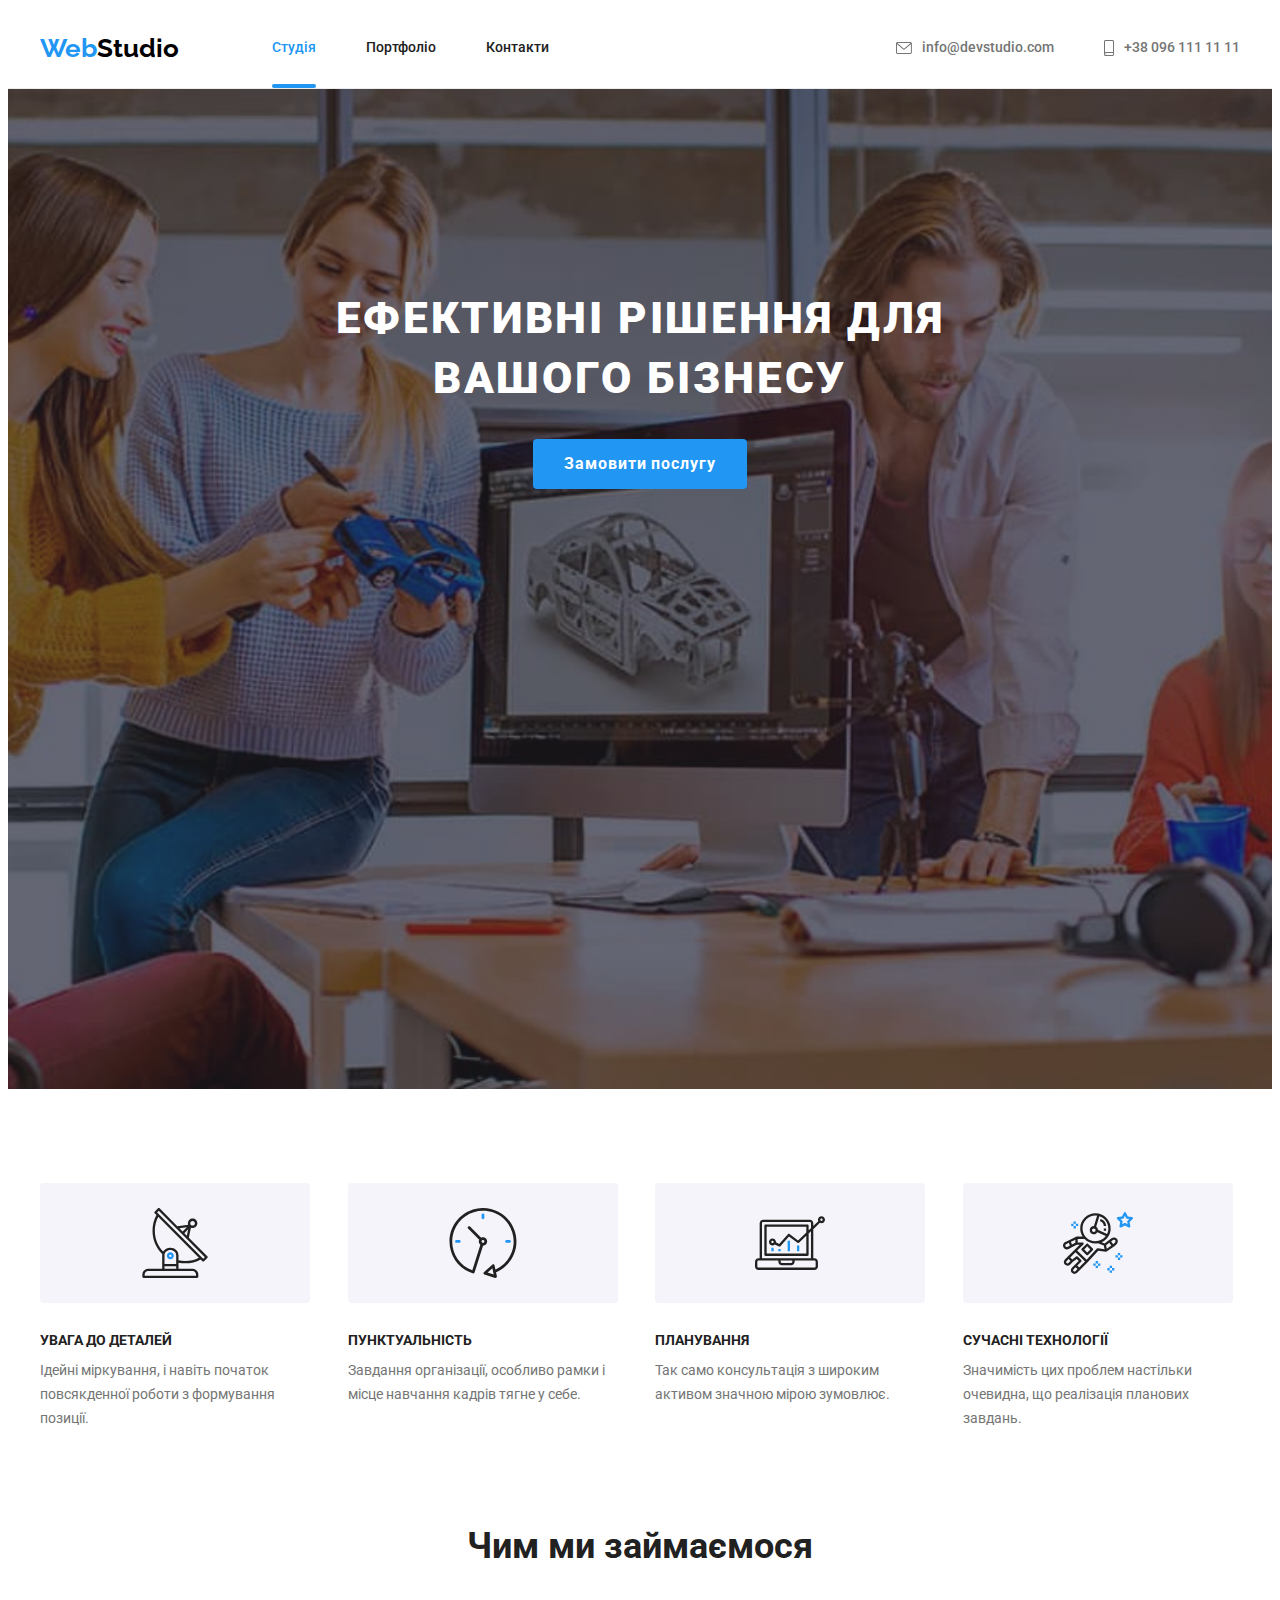
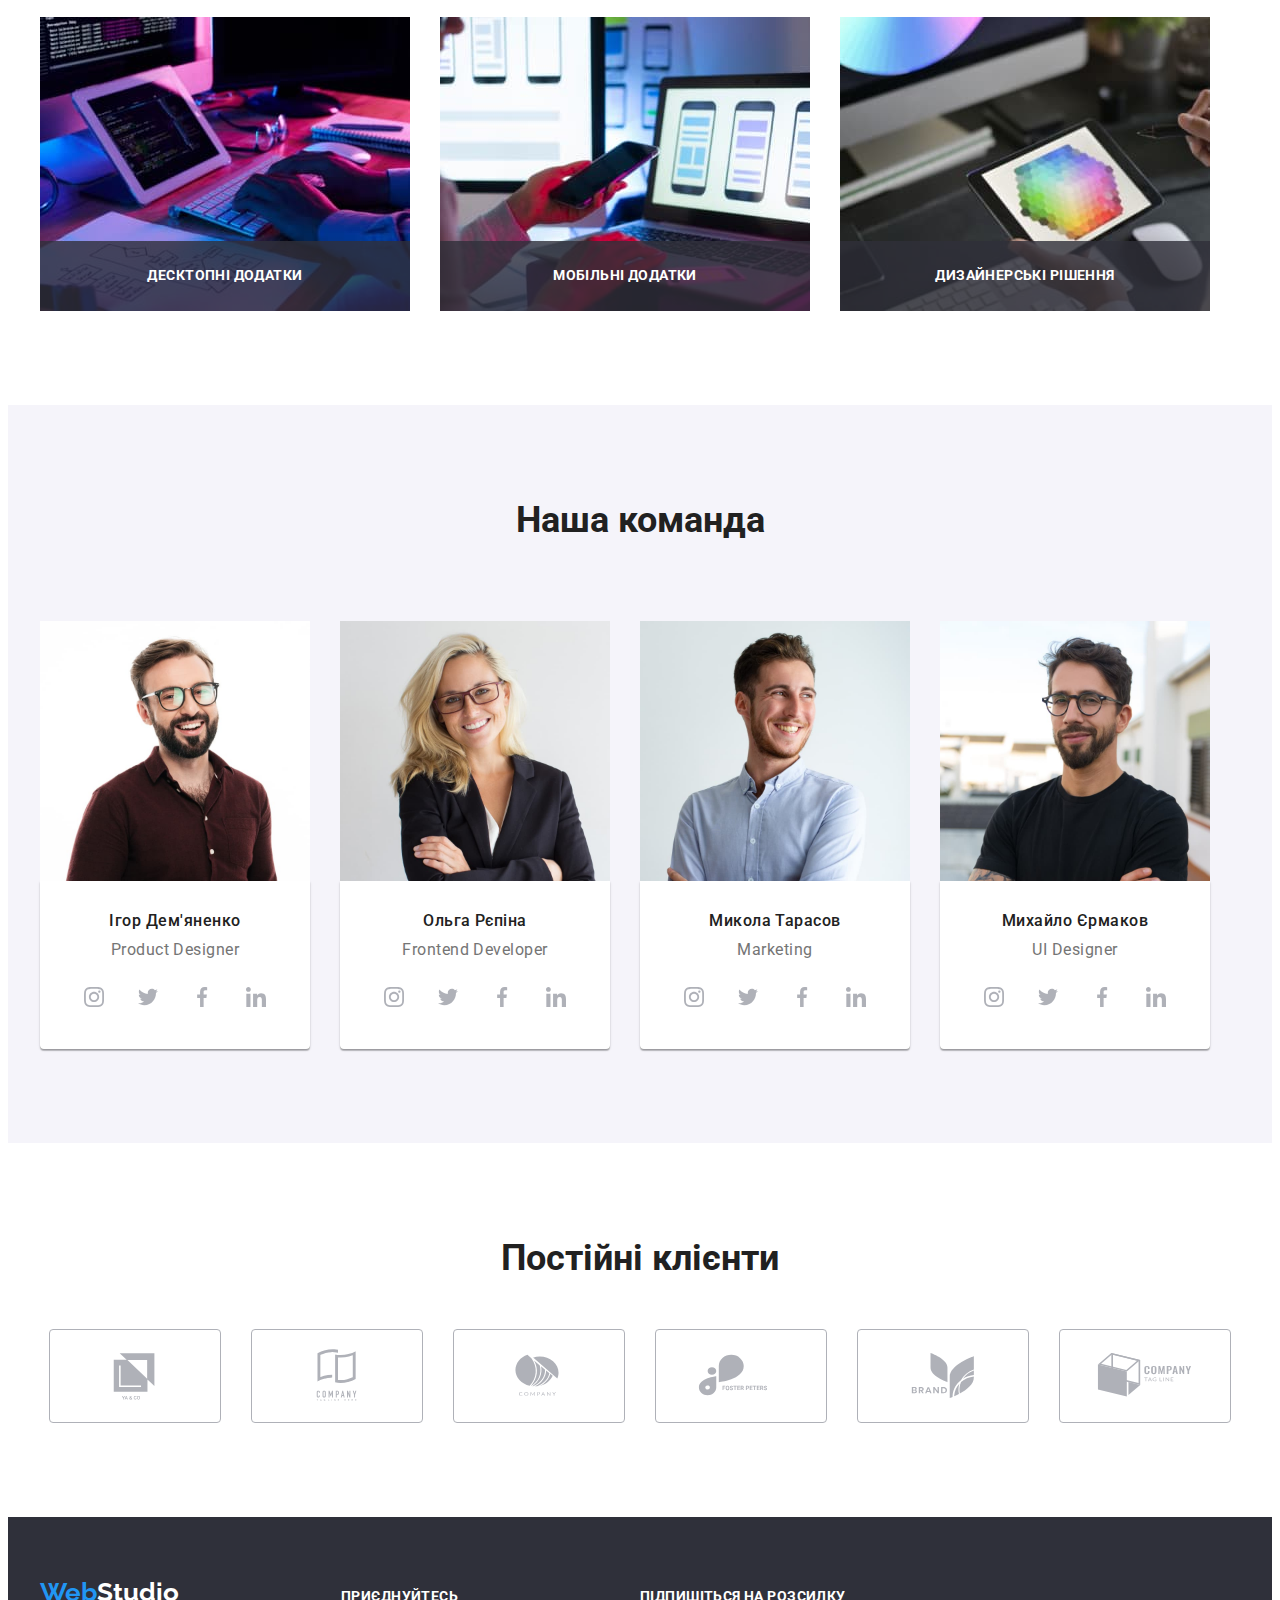
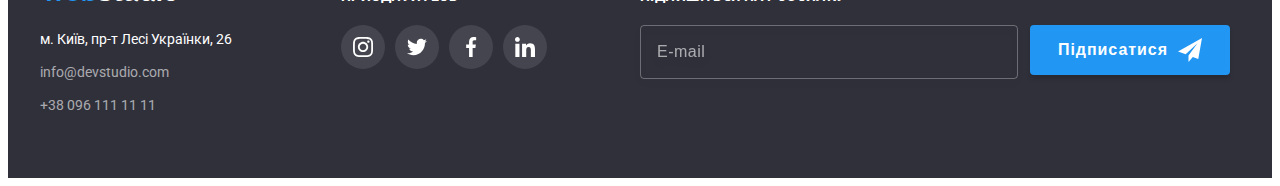
<file: index.html>
<!DOCTYPE html>
<html lang="uk">
<head>
    <meta charset="UTF-8">
    <meta http-equiv="X-UA-Compatible" content="IE=edge">
    <meta name="viewport" content="width=device-width, initial-scale=1.0">
    <title>Document</title>
    <link href="https://fonts.googleapis.com/css2?family=Raleway:wght@700&family=Roboto:wght@400;500;700;900&display=swap" rel="stylesheet">
    <link rel="stylesheet" href="https://cdnjs.cloudflare.com/ajax/libs/modern-normalize/1.1.0/modern-normalize.min.css" integrity="sha512-wpPYUAdjBVSE4KJnH1VR1HeZfpl1ub8YT/NKx4PuQ5NmX2tKuGu6U/JRp5y+Y8XG2tV+wKQpNHVUX03MfMFn9Q==" crossorigin="anonymous" referrerpolicy="no-referrer">
    <link rel="stylesheet" href="./css/styles.css">
</head>
<body class="body">
    <header class="top-site">
        <div class="container main-nav">
           <nav class="nav-link">
                <a class="logo link" href="./index.html">Web<span class="secondary-logo-color">Studio</span></a>
                    <ul class="menu list">
                        <li class="item"><a class="link current" href="./index.html">Студія</a></li>
                        <li class="item"><a class="link" href="./portfolio.html">Портфоліо</a></li>
                        <li class="item"><a class="link" href="">Контакти</a></li>
                    </ul>
           </nav>
            <ul class="connect list">
                <li class="item">
                    <a class="link connect-link" href="mailto:info@devstudio.com">
                    <svg class="envelope-icon-header" width="16" height="12">
                        <use href="./images/symbol-defs.svg#envelope"></use>
                    </svg>
                    info@devstudio.com</a>
                </li>
                <li class="item">
                    <a class="link connect-link" href="tel:+380961111111">
                    <svg class="tel-icon-header" width="10" height="16">
                        <use href="./images/symbol-defs.svg#smartphone"></use>
                    </svg>
                    +38 096 111 11 11</a>
                </li>
            </ul>
        </div>
    </header>    
    <main>
<!--Hero-->
        <section class="hero-style overlay">
            <div class="container">
                <h1 class="hero">Ефективні рішення для вашого бізнесу</h1>
                <button class="button" type="button" data-modal-open>Замовити послугу</button>
            </div>
        </section>
<!--section 2-->
        <section class="section-pad">
            <div class="container">
                <h2 class="visually-hidden">Особливості</h2> 
                    <ul class="list list-exeptions">
                        <li class="item-exeptions">
                            <div class="icon-container">
                                <svg class="exeptions-icon" width="70" height="70">
                                    <use href="./images/symbol-defs.svg#antenna"></use>
                                </svg>
                            </div>
                            <h3 class="subtitle">УВАГА ДО ДЕТАЛЕЙ</h3>
                            <p class="text-particulars">Ідейні міркування, і навіть початок повсякденної роботи з формування позиції.</p>
                        </li>
                        <li class="item-exeptions">
                            <div class="icon-container">
                                <svg class="exeptions-icon" width="70" height="70">
                                    <use href="./images/symbol-defs.svg#clock"></use>
                                </svg>
                            </div>
                            <h3 class="subtitle">ПУНКТУАЛЬНІСТЬ</h3>
                            <p class="text-particulars">Завдання організації, особливо рамки і місце навчання кадрів тягне у себе.</p>
                        </li>
                        <li class="item-exeptions">
                            <div class="icon-container">
                                <svg class="exeptions-icon" width="70" height="70">
                                    <use href="./images/symbol-defs.svg#diagram"></use>
                                </svg>
                            </div>
                            <h3 class="subtitle">ПЛАНУВАННЯ</h3>
                            <p class="text-particulars">Так само консультація з широким активом значною мірою зумовлює.</p>
                        </li>
                        <li class="item-exeptions">
                            <div class="icon-container">
                                <svg class="exeptions-icon" width="70" height="70">
                                    <use href="./images/symbol-defs.svg#astronaut"></use>
                                </svg>
                            </div>
                            <h3 class="subtitle">СУЧАСНІ ТЕХНОЛОГІЇ</h3>
                            <p class="text-particulars">Значимість цих проблем настільки очевидна, що реалізація планових завдань.</p>
                        </li>
                    </ul> 
            </div>
        </section>
<!--section 3-->
        <section class="section-actions">
            <div class="container">
                <h2 class="section-name">Чим ми займаємося</h2>
                    <ul class="list list-actions">
                        <li class="item item-actions">
                            <img class="actions-img" src="images/img.jpg" alt="Руки на клавіатурі" width="370" height="294">
                            <div class="actions-descript">Десктопні додатки</div>
                        </li>
                        <li class="item item-actions">
                            <img class="actions-img" src="images/img2.jpg" alt="Руки зі смартфоном" width="370" height="294">
                            <div class="actions-descript">Мобільні додатки</div>
                        </li>
                        <li class="item item-actions">
                            <img class="actions-img" src="images/img3.jpg" alt="Графічний планшет" width="370" height="294">
                            <div class="actions-descript">Дизайнерські рішення</div>
                        </li>
                    </ul>
            </div>
        </section> 
<!--section 4--> 
        <section class="section-pad section-style">
           <div class="container">
                <h2 class="section-name">Наша команда</h2>
                    <ul class="list list-team">
                        <li class="photo-style"><img src="images/team1.jpg" alt="Ігор Дем'яненко" width="270" height="260">
                            <div class="team-description">
                                <h3 class="subtitle-team">Ігор Дем'яненко</h3>
                                <p class="team-title" lang="en">Product Designer</p>
                                <ul class="list social-list">
                                    <li class="social-list-item">
                                        <a class="social-list-link" href="">
                                            <svg class="social-list-icon" width="20" height="20">
                                                <use href="./images/symbol-defs.svg#instagram"></use>
                                            </svg>
                                        </a>
                                    </li>
                                    <li class="social-list-item">
                                        <a class="social-list-link" href="">
                                            <svg class="social-list-icon" width="20" height="20">
                                                <use href="images/symbol-defs.svg#twitter"></use>
                                            </svg>
                                        </a>
                                    </li>
                                    <li class="social-list-item">
                                        <a class="social-list-link" href="">
                                            <svg class="social-list-icon" width="20" height="20">
                                                <use href="images/symbol-defs.svg#facebook"></use>
                                            </svg>
                                        </a>
                                    </li>
                                    <li class="social-list-item">
                                        <a class="social-list-link" href="">
                                            <svg class="social-list-icon" width="20" height="20">
                                                <use href="images/symbol-defs.svg#linkedIn"></use>
                                            </svg>
                                        </a>
                                    </li>
                                </ul>
                            </div>
                        </li>
                        <li class="photo-style"><img src="images/team2.jpg" alt="Ольга Рєпіна" width="270" height="260">
                            <div class="team-description">
                                <h3 class="subtitle-team">Ольга Рєпіна</h3>
                                <p class="team-title" lang="en">Frontend Developer</p>
                                <ul class="list social-list">
                                    <li class="social-list-item">
                                        <a class="social-list-link" href="">
                                            <svg class="social-list-icon" width="20" height="20">
                                                <use href="./images/symbol-defs.svg#instagram"></use>
                                            </svg>
                                        </a>
                                    </li>
                                    <li class="social-list-item">
                                        <a class="social-list-link" href="">
                                            <svg class="social-list-icon" width="20" height="20">
                                                <use href="images/symbol-defs.svg#twitter"></use>
                                            </svg>
                                        </a>
                                    </li>
                                    <li class="social-list-item">
                                        <a class="social-list-link" href="">
                                            <svg class="social-list-icon" width="20" height="20">
                                                <use href="images/symbol-defs.svg#facebook"></use>
                                            </svg>
                                        </a>
                                    </li>
                                    <li class="social-list-item">
                                        <a class="social-list-link" href="">
                                            <svg class="social-list-icon" width="20" height="20">
                                                <use href="images/symbol-defs.svg#linkedIn"></use>
                                            </svg>
                                        </a>
                                    </li>
                                </ul>
                            </div>
                        </li>
                        <li class="photo-style"><img src="images/team3.jpg" alt="Микола Тарасов" width="270" height="260">
                            <div class="team-description">
                                <h3 class="subtitle-team">Микола Тарасов</h3>
                                <p class="team-title" lang="en">Marketing</p>
                                <ul class="list social-list">
                                    <li class="social-list-item">
                                        <a class="social-list-link" href="">
                                            <svg class="social-list-icon" width="20" height="20">
                                                <use href="./images/symbol-defs.svg#instagram"></use>
                                            </svg>
                                        </a>
                                    </li>
                                    <li class="social-list-item">
                                        <a class="social-list-link" href="">
                                            <svg class="social-list-icon" width="20" height="20">
                                                <use href="images/symbol-defs.svg#twitter"></use>
                                            </svg>
                                        </a>
                                    </li>
                                    <li class="social-list-item">
                                        <a class="social-list-link" href="">
                                            <svg class="social-list-icon" width="20" height="20">
                                                <use href="images/symbol-defs.svg#facebook"></use>
                                            </svg>
                                        </a>
                                    </li>
                                    <li class="social-list-item">
                                        <a class="social-list-link" href="">
                                            <svg class="social-list-icon" width="20" height="20">
                                                <use href="images/symbol-defs.svg#linkedIn"></use>
                                            </svg>
                                        </a>
                                    </li>
                                </ul>
                            </div>
                        </li>
                        <li class="photo-style"><img src="images/team4.jpg" alt="Михайло Єрмаков" width="270" height="260">
                            <div class="team-description" >
                                <h3 class="subtitle-team">Михайло Єрмаков</h3>
                                <p class="team-title" lang="en">UI Designer</p>
                                <ul class="list social-list">
                                    <li class="social-list-item">
                                        <a class="social-list-link" href="">
                                            <svg class="social-list-icon" width="20" height="20">
                                                <use href="./images/symbol-defs.svg#instagram"></use>
                                            </svg>
                                        </a>
                                    </li>
                                    <li class="social-list-item">
                                        <a class="social-list-link" href="">
                                            <svg class="social-list-icon" width="20" height="20">
                                                <use href="images/symbol-defs.svg#twitter"></use>
                                            </svg>
                                        </a>
                                    </li>
                                    <li class="social-list-item">
                                        <a class="social-list-link" href="">
                                            <svg class="social-list-icon" width="20" height="20">
                                                <use href="images/symbol-defs.svg#facebook"></use>
                                            </svg>
                                        </a>
                                    </li>
                                    <li class="social-list-item">
                                        <a class="social-list-link" href="">
                                            <svg class="social-list-icon" width="20" height="20">
                                                <use href="images/symbol-defs.svg#linkedIn"></use>
                                            </svg>
                                        </a>
                                    </li>
                                </ul>
                            </div>
                        </li>
                    </ul>
            </div>
        </section>
<!--section 5-->
        <section class="section-pad">
            <div class="container">
            <h2 class="section-name">Постійні клієнти</h2>
            <ul class="list client-list">
                <li class="client-item ">
                    <a class="client-list-link" href="">
                        <svg class="client-list-icon" width="106" height="60">
                            <use href="./images/symbol-defs.svg#client-one"></use>
                        </svg>
                    </a>
                </li>
                <li class="client-item">
                    <a class="client-list-link" href="">
                        <svg class="client-list-icon" width="106" height="60">
                            <use href="./images/symbol-defs.svg#client-two"></use>
                        </svg>
                    </a>
                </li>
                <li class="client-item">
                    <a class="client-list-link" href="">
                        <svg class="client-list-icon" width="106" height="60">
                            <use href="./images/symbol-defs.svg#cleint-three"></use>
                        </svg>
                    </a>
                </li>
                <li class="client-item">
                    <a class="client-list-link" href="">
                        <svg class="client-list-icon" width="106" height="60">
                            <use href="./images/symbol-defs.svg#client-four"></use>
                        </svg>
                    </a>
                </li>
                <li class="client-item">
                    <a class="client-list-link" href="">
                        <svg class="client-list-icon" width="106" height="60">
                            <use href="./images/symbol-defs.svg#client-five"></use>
                        </svg>
                    </a>
                </li>
                <li class="client-item">
                    <a class="client-list-link" href="">
                        <svg class="client-list-icon" width="106" height="60">
                            <use href="./images/symbol-defs.svg#client-six"></use>
                        </svg>
                    </a>
                </li>
            </ul>
            </div>
        </section>
    </main>
<!--footer-->
    <footer class="footer-style">
        <div class="container footer-container">
                <div class="container-adress">
                    <a class="logo link" href="./index.html">Web<span class="third-logo-color">Studio</span></a>
                        <address class="address-style">
                        <p class="address">м. Київ, пр-т Лесі Українки, 26</p>
                            <ul class="list footer-list">
                                <li class="item-footer"> <a class="link footer-contact" href="mailto:info@devstudio.com">info@devstudio.com</a></li>
                                <li class="item-footer"> <a class="link footer-contact" href="tel:+380961111111">+38 096 111 11 11</a></li>
                            </ul>
                        </address>
                </div>
                
                <div class="footer-social-list">
                    <h3 class="footer-add">приєднуйтесь</h3>
                    <ul class="list footer-add-link">
                        <li class="footer-link-list">
                            <a class="footer-link" href="">
                                <svg class="footer-link-item" width="20" height="20">
                                    <use href="./images/symbol-defs.svg#instagram"></use>
                                </svg>
                             </a>
                        </li>
                        <li class="footer-link-list">
                            <a class="footer-link" href="">
                                <svg class="footer-link-item" width="20" height="20">
                                    <use href="./images/symbol-defs.svg#twitter"></use>
                                </svg>
                            </a>
                        </li>
                        <li class="footer-link-list">
                            <a class="footer-link" href="">
                                <svg class="footer-link-item" width="20" height="20">
                                    <use href="./images/symbol-defs.svg#facebook"></use>
                                </svg>
                            </a>
                        </li>
                        <li class="footer-link-list">
                            <a class="footer-link" href="">
                                <svg class="footer-link-item" width="20" height="20">
                                    <use href="./images/symbol-defs.svg#linkedIn"></use>
                                </svg>
                            </a>
                        </li>
                    </ul>
                </div>
                <div class="submit-section">
                    <h3 class="footer-add">Підпишіться на розсилку</h3>   
                    <form class="submit-mail">                        
                            <input 
                            name="user-mail" 
                            type="email" 
                            class="submit-mail-field"
                            placeholder="E-mail">                        
                        <button type="submit" class="submit-mail-button">Підписатися
                            <svg class="submit-mail-icon" width="24" height="24">
                                <use href="./images/symbol-defs.svg#icon-send"></use>
                            </svg>
                        </button>
                    </form>
                </div>
        </div>
    </footer>
<!---Modal window-->
    <div class="backdrop is-hidden" data-modal>
        <div class="modal">
            <button type="button" class="modal-close-btn" data-modal-close>
                <svg class="modal-close-icon" width="18" height="18">
                    <use href="./images/symbol-defs.svg#close-icon"></use>
                </svg>
            </button>
            <p class="modal-title">Залиште свої дані, ми вам передзвонимо</p>
            <form class="contact-form">
                <label class="contact-form-fields">
                    <span class="form-fields-title">Ім'я</span>
                        <span class="contact-form-input-wrapper">
                            <input 
                            name="user-name" 
                            type="text" 
                            class="contact-form-input">
                                <svg class="form-fields-icon" width="18" height="18">
                                    <use href="./images/symbol-defs.svg#name"></use>
                                </svg>                        
                        </span>
                </label>
                <label class="contact-form-fields">
                    <span class="form-fields-title">Телефон</span>
                        <span class="contact-form-input-wrapper">
                            <input 
                            name="user-phone" 
                            type="tel" 
                            class="contact-form-input">    
                                <svg class="form-fields-icon" width="18" height="18">
                                    <use href="./images/symbol-defs.svg#telephone"></use>
                                </svg>                        
                        </span>
                </label>
                <label class="contact-form-fields">
                    <span class="form-fields-title">Пошта</span>
                        <span class="contact-form-input-wrapper">
                            <input 
                            name="user-mail" 
                            type="email" 
                            class="contact-form-input">
                                <svg class="form-fields-icon" width="18" height="18">
                                     <use href="./images/symbol-defs.svg#mail"></use>
                                </svg>                        
                        </span>
                </label>
                <label class="contact-form-fields">
                    <span class="form-fields-title">Коментар</span>
                        <textarea 
                        name="user-comment" 
                        class="contact-form-comment" 
                        placeholder="Введіть текст"></textarea>
                </label>
                <div class="contact-form-checkbox-wrapper">
                    <input 
                    name="accept-policy" 
                    type="checkbox" 
                    class="contact-form-checkbox visually-hidden"
                    id="policy-checkbox" 
                    required>
                    <label for="policy-checkbox" class="checkbox-description">
                    Погоджуюся з розсилкою та приймаю&nbsp;
                    <a href="" class="agreement">Умови договору</a>     
                    </label>                    
                </div>                      
                <button type="submit" class="submit-button">Відправити</button>
            </form>
        </div>        
    </div>
<script src="./js/modal.js"></script>    
</body>
</html>
</file>
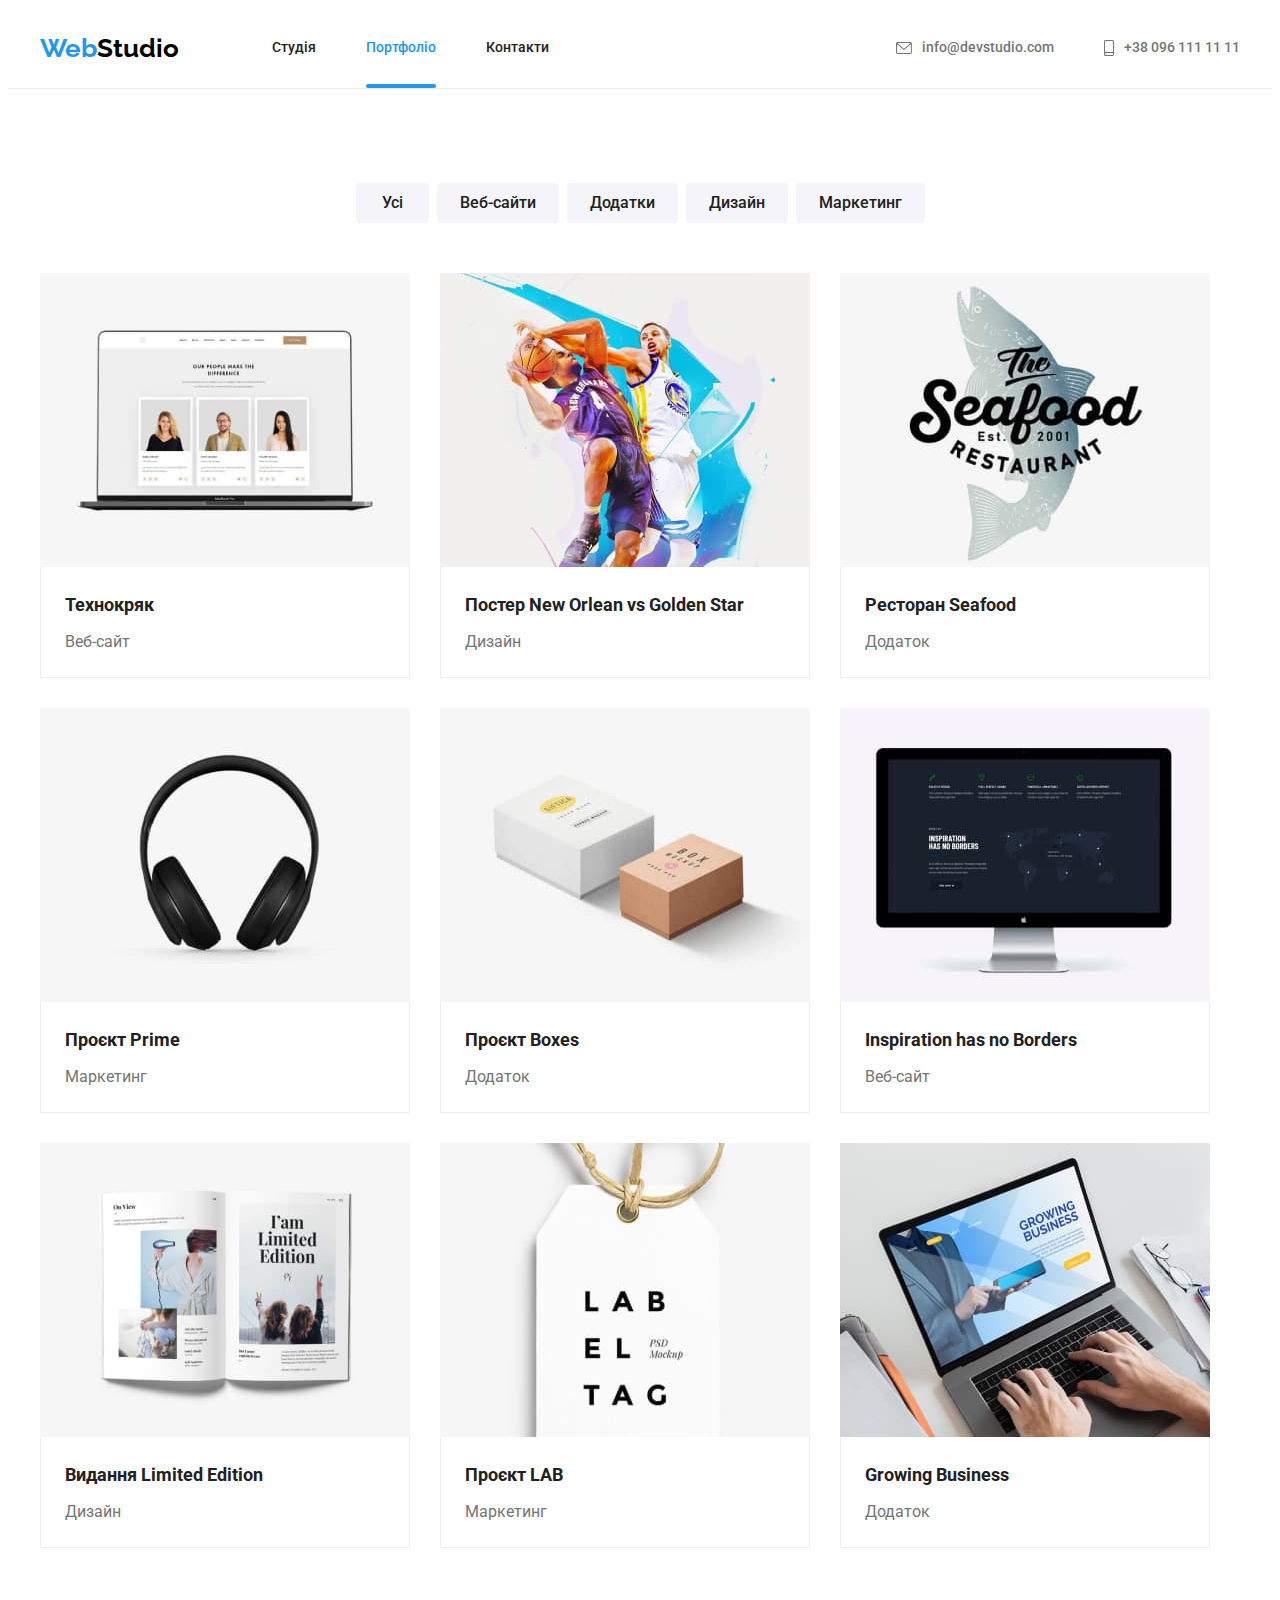
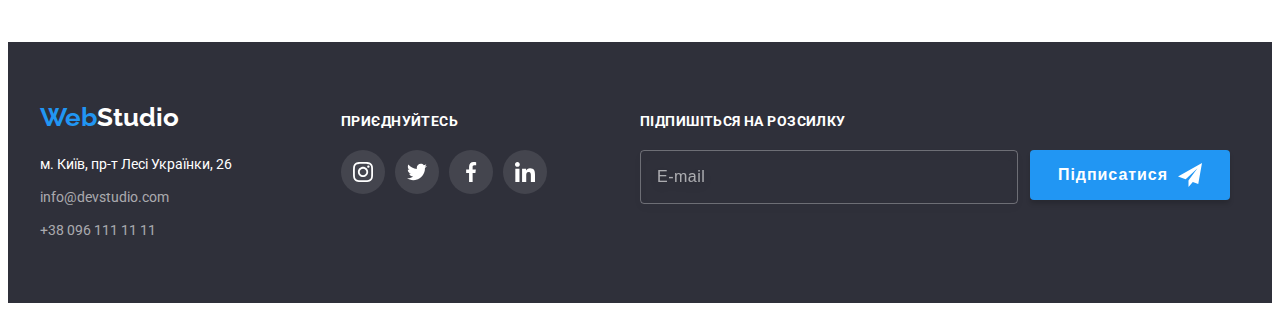
<file: portfolio.html>
<!DOCTYPE html>
<html lang="uk">
<head>
    <meta charset="UTF-8">
    <meta http-equiv="X-UA-Compatible" content="IE=edge">
    <meta name="viewport" content="width=device-width, initial-scale=1.0">
    <title>Document</title>
    <link href="https://fonts.googleapis.com/css2?family=Raleway:wght@700&family=Roboto:wght@400;500;700;900&display=swap" rel="stylesheet">
    <link rel="stylesheet" href="https://cdnjs.cloudflare.com/ajax/libs/modern-normalize/1.1.0/modern-normalize.min.css" integrity="sha512-wpPYUAdjBVSE4KJnH1VR1HeZfpl1ub8YT/NKx4PuQ5NmX2tKuGu6U/JRp5y+Y8XG2tV+wKQpNHVUX03MfMFn9Q==" crossorigin="anonymous" referrerpolicy="no-referrer" />
    <link rel="stylesheet" href="./css/styles.css">
</head>
<body class="body">
    <header class="top-site">
        <div class="container main-nav">
            <nav class="nav-link">
                <a class="logo link" href="./index.html">Web<span class="secondary-logo-color">Studio</span></a>
                    <ul class="menu list">
                        <li class="item"><a class="link"  href="./index.html">Студія</a></li>
                        <li class="item"><a class="link current" href="./portfolio.html">Портфоліо</a></li>
                        <li class="item"><a class="link" href="">Контакти</a></li>
                    </ul>
           </nav>
           <ul class="connect list">
                <li class="item">
                    <a class="link connect-link" href="mailto:info@devstudio.com">
                    <svg class="envelope-icon-header" width="16" height="12">
                        <use href="./images/symbol-defs.svg#envelope"></use>
                    </svg>
                    info@devstudio.com</a>
                </li>
                <li class="item">
                    <a class="link connect-link" href="tel:+380961111111">
                    <svg class="tel-icon-header" width="10" height="16">
                        <use href="./images/symbol-defs.svg#smartphone"></use>
                    </svg>
                    +38 096 111 11 11</a>
                </li>
            </ul>
        </div>
    </header>    
    <main>
        <section class="section-pad">
            <div class="container">
                <h2 class="visually-hidden">Портфоліо</h2> 
                    <ul class="list list-button">
                        <li class="item-button">
                            <button class="button-portfolio" type="button">Усі</button>
                        </li>
                        <li class="item-button">
                            <button class="button-portfolio" type="button">Веб-сайти</button>
                        </li>
                        <li class="item-button">
                            <button class="button-portfolio" type="button">Додатки</button>
                        </li>
                        <li class="item-button">
                            <button class="button-portfolio" type="button">Дизайн</button>
                        </li>
                        <li class="item-button">
                            <button class="button-portfolio" type="button">Маркетинг</button>
                        </li>
                    </ul> 
           
                <ul class="list portfolio-list">
                    <li class="photo-style">
                        <a class="link link-portfolio" href="">
                            <div class="image-thumb">
                                <div class="overlay-portfolio">
                                    <p class="overlay-text">Ресурс пропонує комплексні пропозиції з різним рівнем функціоналу та сервісів. Все це дозволить відвідувачу отримати вичерпні відомості про компанію чи приватну особу.</p>
                                </div>
                                <img src="images/portfolio1.jpg" alt="Відкритий ноутбук" width="370" height="294">
                            </div>    
                                <div class="photo-style-list"> 
                                        <h3 class="subtitle-photo">Технокряк</h3>
                                        <p class="text-photo">Веб-сайт</p>
                                    </div>
                        </a>
                    </li>
                    <li class="photo-style">
                        <a class="link link-portfolio" href="">
                            <div class="image-thumb">
                                <div class="overlay-portfolio">
                                    <p class="overlay-text">Ресурс пропонує комплексні пропозиції з різним рівнем функціоналу та сервісів. Все це дозволить відвідувачу отримати вичерпні відомості про компанію чи приватну особу.</p>
                                </div>                           
                                <img src="images/portfolio2.jpg" alt="Баскетболісти" width="370" height="294">
                            </div>
                                    <div class="photo-style-list"> 
                                        <h3 class="subtitle-photo">Постер New Orlean vs Golden Star</h3>
                                        <p class="text-photo">Дизайн</p>                          
                                    </div>                            
                        </a>
                    </li>
                    <li class="photo-style">
                        <a class="link link-portfolio" href="">
                            <div class="image-thumb">
                                <div class="overlay-portfolio">
                                    <p class="overlay-text">Ресурс пропонує комплексні пропозиції з різним рівнем функціоналу та сервісів. Все це дозволить відвідувачу отримати вичерпні відомості про компанію чи приватну особу.</p>
                                </div>                           
                                <img src="images/portfolio3.jpg" alt="Риба" width="370" height="294">
                            </div>
                                    <div class="photo-style-list"> 
                                        <h3 class="subtitle-photo">Ресторан Seafood</h3>
                                        <p class="text-photo">Додаток</p>
                                    </div>                            
                        </a>    
                    </li>
                    <li class="photo-style">
                        <a class="link link-portfolio" href="">
                            <div class="image-thumb">
                                <div class="overlay-portfolio">
                                    <p class="overlay-text">Ресурс пропонує комплексні пропозиції з різним рівнем функціоналу та сервісів. Все це дозволить відвідувачу отримати вичерпні відомості про компанію чи приватну особу.</p>
                                </div>
                                <img src="images/portfolio4.jpg" alt="Навушники" width="370" height="294">
                            </div>
                                    <div class="photo-style-list">  
                                        <h3 class="subtitle-photo">Проєкт Prime</h3>
                                        <p class="text-photo">Маркетинг</p>
                                    </div>                           
                        </a>    
                    </li>
                    <li class="photo-style">
                        <a class="link link-portfolio" href="">
                            <div class="image-thumb">
                                <div class="overlay-portfolio">
                                    <p class="overlay-text">Ресурс пропонує комплексні пропозиції з різним рівнем функціоналу та сервісів. Все це дозволить відвідувачу отримати вичерпні відомості про компанію чи приватну особу.</p>
                                </div>                          
                                <img src="images/portfolio5.jpg" alt="Дві коробки" width="370" height="294">
                            </div>
                                    <div class="photo-style-list">  
                                        <h3 class="subtitle-photo">Проєкт Boxes</h3>
                                        <p class="text-photo">Додаток</p>
                                    </div>                            
                        </a>
                    </li>
                    <li class="photo-style">
                        <a class="link link-portfolio" href="">
                            <div class="image-thumb">
                                <div class="overlay-portfolio">
                                    <p class="overlay-text">Ресурс пропонує комплексні пропозиції з різним рівнем функціоналу та сервісів. Все це дозволить відвідувачу отримати вичерпні відомості про компанію чи приватну особу.</p>
                                </div>                            
                                <img src="images/portfolio6.jpg" alt="Монитор" width="370" height="294">
                            </div>
                                    <div class="photo-style-list"> 
                                        <h3 class="subtitle-photo">Inspiration has no Borders</h3>
                                        <p class="text-photo">Веб-сайт</p>
                                    </div>                            
                        </a>
                    </li>
                    <li class="photo-style">
                        <a class="link link-portfolio" href="">
                            <div class="image-thumb">
                                <div class="overlay-portfolio">
                                    <p class="overlay-text">Ресурс пропонує комплексні пропозиції з різним рівнем функціоналу та сервісів. Все це дозволить відвідувачу отримати вичерпні відомості про компанію чи приватну особу.</p>
                                </div>                            
                                <img src="images/portfolio7.jpg" alt="Журнал" width="370" height="294">
                            </div>
                                    <div class="photo-style-list"> 
                                        <h3 class="subtitle-photo">Видання Limited Edition</h3>
                                        <p class="text-photo">Дизайн</p>
                                    </div>                            
                        </a>
                    </li>
                    <li class="photo-style">
                        <a class="link link-portfolio" href="">
                            <div class="image-thumb">
                                <div class="overlay-portfolio">
                                    <p class="overlay-text">Ресурс пропонує комплексні пропозиції з різним рівнем функціоналу та сервісів. Все це дозволить відвідувачу отримати вичерпні відомості про компанію чи приватну особу.</p>
                                </div>                           
                                <img src="images/portfolio8.jpg" alt="Етикетка" width="370" height="294">
                            </div>
                                    <div class="photo-style-list"> 
                                        <h3 class="subtitle-photo">Проєкт LAB</h3>
                                        <p class="text-photo">Маркетинг</p>
                                    </div>                            
                        </a>
                    </li>
                    <li class="photo-style">
                        <a class="link link-portfolio" href="">
                            <div class="image-thumb">
                                <div class="overlay-portfolio">
                                    <p class="overlay-text">Ресурс пропонує комплексні пропозиції з різним рівнем функціоналу та сервісів. Все це дозволить відвідувачу отримати вичерпні відомості про компанію чи приватну особу.</p>
                                </div>                            
                                <img src="images/portfolio9.jpg" alt="Ноутбук и руки" width="370" height="294">
                            </div>
                                    <div class="photo-style-list"> 
                                        <h3 class="subtitle-photo">Growing Business</h3>
                                        <p class="text-photo">Додаток</p>
                                    </div>                            
                        </a>
                    </li>
                </ul>
            </div>
        </section>  
    </main>
    <footer class="footer-style">
        <div class="container footer-container">
                <div class="container-adress">
                    <a class="logo link" href="./index.html">Web<span class="third-logo-color">Studio</span></a>
                        <address class="address-style">
                        <p class="address">м. Київ, пр-т Лесі Українки, 26</p>
                            <ul class="list footer-list">
                                <li class="item-footer"> <a class="link footer-contact" href="mailto:info@devstudio.com">info@devstudio.com</a></li>
                                <li class="item-footer"> <a class="link footer-contact" href="tel:+380961111111">+38 096 111 11 11</a></li>
                            </ul>
                        </address>
                </div>
                
                <div class="footer-social-list">
                    <h3 class="footer-add">приєднуйтесь</h3>
                    <ul class="list footer-add-link">
                        <li class="footer-link-list">
                            <a class="footer-link" href="">
                                <svg class="footer-link-item" width="20" height="20">
                                    <use href="./images/symbol-defs.svg#instagram"></use>
                                </svg>
                             </a>
                        </li>
                        <li class="footer-link-list">
                            <a class="footer-link" href="">
                                <svg class="footer-link-item" width="20" height="20">
                                    <use href="./images/symbol-defs.svg#twitter"></use>
                                </svg>
                            </a>
                        </li>
                        <li class="footer-link-list">
                            <a class="footer-link" href="">
                                <svg class="footer-link-item" width="20" height="20">
                                    <use href="./images/symbol-defs.svg#facebook"></use>
                                </svg>
                            </a>
                        </li>
                        <li class="footer-link-list">
                            <a class="footer-link" href="">
                                <svg class="footer-link-item" width="20" height="20">
                                    <use href="./images/symbol-defs.svg#linkedIn"></use>
                                </svg>
                            </a>
                        </li>
                    </ul>
                </div>
                <div class="submit-section">
                    <h3 class="footer-add">Підпишіться на розсилку</h3>   
                    <form class="submit-mail">
                        <label class="submit-mail-input">
                            <input 
                            name="user-mail" 
                            type="email" 
                            class="submit-mail-field"
                            placeholder="E-mail">
                        </label>
                        <button type="submit" class="submit-mail-button">Підписатися
                            <svg class="submit-mail-icon" width="24" height="24">
                                <use href="./images/symbol-defs.svg#icon-send"></use>
                            </svg>
                        </button>
                    </form>
                </div>
        </div>
    </footer>
</body>
</html>
</file>
<file: css/styles.css>
:root {
    --brand-color: #2196F3;
    --secondary-brand-color: #000000;
    --third-brand-color: #FFFFFF;
    --footer-color: #2F303A;
    --text-color: #757575;
    --title-color: #212121;
    --main-background-color: #F5F5F5;
    --second-background-color: #F5F4FA;
    --active-button-color: #188CE8;
    --fill-color: #AFB1B8;
    --main-font-family: 'Roboto', sans-serif;
    --logo-font-family: 'Raleway', sans-serif;
    --time-duration: 250ms;
    --timing-function: cubic-bezier(0.4, 0, 0.2, 1);
   }

.body {
    font-family: var(--main-font-family);
    
    color: var(--text-color);
}

.link {
    text-decoration: none;
}

.list {
    padding: 0;
    margin: 0;
    list-style: none;
}

h1,
h2,
h3,
p {
    margin-top: 0;
    margin-bottom: 0; 
}

ul {
    margin-top: 0;
    margin-bottom: 0;
    padding-left: 0;
}

img {
    display: block;
    max-width: 100%;
    height: auto;
}

.container{
    margin-right: auto;
    margin-left: auto;
    width: 1200px;
    padding-left: 15px;
    padding-right: 15px;
}

.section-pad {
    padding-top: 94px;
    padding-bottom: 94px;
}

/*====start header====*/
.main-nav {
    display: flex;
    align-items: center;
}

.logo {
    font-family: var(--logo-font-family);
    font-weight: 700;
    font-size: 26px;
    line-height: 1.19;
           
    color: var(--brand-color);
}

.secondary-logo-color{
    color: var(--secondary-brand-color); 
}

.nav-link {
    display: flex;
    align-items: center;
}

.menu {
    display: flex;
    margin-left: 93px;
}

.menu .item + .item {
    margin-left: 50px;
}

.menu .link.current {
    color: var(--brand-color);
}

.current {
    position: relative;
}
.current::after {
    content: '';
    display: block;
    position: absolute;
    width: 100%;
    height: 4px;
    bottom: 0;
    left: 0;
    background: var(--brand-color);
    border-radius: 2px;
}

.menu .link{
    display: block;
    padding-top: 32px;
    padding-bottom: 32px;
    
    font-weight: 500;
    font-size: 14px;
    line-height: 1.14;
    
    color: var(--title-color); 
}

.connect {
    display: flex;
    align-items: center;
    margin-left: auto;
}

.connect-link {
    display: flex;
    align-items: center;
}

.connect .item + .item {
    margin-left: 50px;
}

.connect .link{
    font-weight: 500;
    font-size: 14px;
    line-height: 1.14;

    color: var(--text-color);
}

.envelope-icon-header,
.tel-icon-header {
    margin-right: 10px;
    fill: var(--text-color);
}

.menu a,
.connect a{
    transition: color var(--time-duration) var(--timing-function);
}
 
.menu a:hover,
.menu a:focus,
.connect a:hover,
.connect a:focus {
    color: var(--brand-color);
}

.link .envelope-icon-header, 
.link .tel-icon-header{
    transition: fill var(--time-duration) var(--timing-function);
}

.link:hover .envelope-icon-header,
.link:focus .envelope-icon-header, 
.link:hover .tel-icon-header,
.link:focus .tel-icon-header {
    fill: var(--brand-color);
}

.top-site {
    border-bottom: 1px solid #ECECEC;
}
/*====end header====*/

/*====start hero====*/
.hero-style {  
    padding-top: 200px; 
    padding-bottom: 200px;
    background-color: var(--footer-color);
    text-align: center;
}

.overlay {
    max-width: 1600px;
    height: 600px;
    margin-right: auto;
    margin-left: auto;
    background-image: linear-gradient(to right,
        rgba(47, 48, 58, 0.4), 
        rgba(47, 48, 58, 0.4)), 
        url(../images/hero.jpg);
    background-size: cover;
    background-position: center;
}

.hero {
    margin: 0 auto;
    width: 696px;
    
    font-weight: 900;
    font-size: 44px;
    line-height: 1.36;
    letter-spacing: 0.06em;
    text-transform: uppercase;

    color: var(--third-brand-color); 
}

.button {
    margin-top: 30px;
    border-radius: 4px;
    padding: 9px 30px;
    min-width: 216;
    border: 1px solid transparent;

    font-family: inherit;
    font-weight: 700;
    font-size: 16px;
    line-height: 1.87;
    text-align: center; 
    letter-spacing: 0.06em;
    cursor: pointer;

    color: var(--third-brand-color);
    background-color: var(--brand-color); 

    transition: color var(--time-duration) var(--timing-function);
}

.button :hover,
.button :focus {
    color: var(--active-button-color);
}
 /*====end hero====*/

 /*====start section 2====*/
 .visually-hidden {
     position: absolute;
     white-space: nowrap;
     width: 1px;
     height: 1px;
     overflow: hidden;
     border: 0;
     padding: 0;
     clip: rect(0 0 0 0);
     clip-path: inset(50%);
     margin: -1px;
   }

.list-exeptions {
    display: flex;
    flex-wrap: nowrap;
    margin-left: -15px;
    margin-right: -15px;
}

.item-exeptions {
    flex-basis: calc((100% - 90px)/4);
    margin-left: 15px;
    margin-right: 15px;
}

.icon-container {
    display: flex;
    width: 270px;
    height: 120px;
    align-items: center;
    justify-content: center;
    margin-bottom: 30px;
    border-radius: 4px;

    background-color: var(--second-background-color);
}

.subtitle {
    margin-bottom: 10px;
    font-weight: 700;
    font-size: 14px;
    line-height: 1.14;
    
    color: var(--title-color);
}

.text-particulars {
    font-weight: 400;
    font-size: 14px;
    line-height: 1.71;
}
/*====end section 2====*/

/*====start section 3====*/
.section-actions {
    padding-bottom: 94px;
}

.list-actions {
    display: flex;
    flex-wrap: wrap;
}

.section-name {
    margin-bottom: 50px;

    font-weight: 700;
    font-size: 36px;
    line-height: 1.17;
    text-align: center;
       
    color: var(--title-color);
}

.list-actions .item + .item {
    margin-left: 30px;
}

.item-actions {
    position: relative;
}

.actions-descript {
    display: block;
    width: 100%;
    padding-top: 27px;
    padding-bottom: 27px;

    position: absolute;
    bottom: 0;
    left: 0;
    z-index: 5;

    font-weight: 700;
    font-size: 14px;
    line-height: 1.14;
    text-align: center;
    letter-spacing: 0.03em;
    text-transform: uppercase;

    color: var(--third-brand-color);
    background-color: rgba(47, 48, 58, 0.8);
}
/*====end section 3====*/

/*====start section 4====*/
.section-style{
    background-color: var(--second-background-color) ;
}

.list-team {
    display: flex; 
    margin-left: -30px;  
}
.photo-style {
    flex-basis: calc((100% - 90)/4);
    margin-left: 30px;
   
    background-color: var(--third-brand-color);
}

.team-description {
    padding: 30px 32px;
    border-radius: 0px 0px 4px 4px; 
    box-shadow: 0px 1px 3px rgba(0, 0, 0, 0.12),
        0px 1px 1px rgba(0, 0, 0, 0.14),
        0px 2px 1px rgba(0, 0, 0, 0.2);
}

.subtitle-team {
    margin-bottom: 10px;

    font-weight: 500;
    font-size: 16px;
    line-height: 1.19;
    text-align: center;
    letter-spacing: 0.03em;
    
    color: var(--title-color);
}

.team-title {
    margin-bottom: 16px;
    font-weight: 400;
    font-size: 16px;
    line-height: 1.19;
    text-align: center;
    letter-spacing: 0.03em;
}

.social-list {
    display: flex;
    justify-content: space-between;
}

.social-list-link {
    display: flex;
    justify-content: center;
    align-items: center;
    width: 44px;
    height: 44px;
    border-radius: 50%;
    background-color: var(--third-brand-color);

    transition: background-color var(--time-duration) var(--timing-function);
}

.social-list-link .social-list-icon {
    fill: var(--fill-color);

    transition: fill var(--time-duration) var(--timing-function);
}

.social-list-link:hover .social-list-icon,
.social-list-link:focus .social-list-icon {
    fill: var(--third-brand-color); 
}

.social-list-link:hover,
.social-list-link:focus {
    background-color: var(--brand-color);
}
/*====end section 4====*/

/*====start section 5====*/
.client-list {
    display: flex;
    justify-content: center;
}

.client-list .client-item + .client-item {
    margin-left: 30px;
}

.client-list-link {
    display: flex;
    width: 170px;
    height: 92px;
    align-items: center;
    justify-content: center;

    border: 1px solid var(--fill-color);
    border-radius: 4px;
   
    transition: border-color var(--time-duration) var(--timing-function);
}

.client-list-icon {
    fill: var(--fill-color);
    transition: fill var(--time-duration) var(--timing-function);
}

.client-list-link:hover .client-list-icon,
.client-list-link:focus .client-list-icon {
    fill: var(--brand-color);    
}

.client-list-link:hover,
.client-list-link:focus {
    border-color: var(--brand-color);
}

/*====end section 5====*/

/*====start footer====*/
.footer-style {
    padding-top: 60px;
    padding-bottom: 60px;
    
    background-color: var(--footer-color);
}

.footer-container {
    display: flex;
    justify-content: flex-start;
    align-items: baseline;
}

.container-adress {
    width: 231px;
    margin-right: 70px;
}

.third-logo-color {
    color: var(--third-brand-color);
}

.address-style {
    margin-top: 20px;

    font-weight: 400;
    font-size: 14px;
    line-height: 1.71;
       
    color: var(--third-brand-color);
}

address {
    font-style: normal;
    margin: 0;
}

.address {
    margin-bottom: 9px; 
}

.footer-contact {
    color: rgba(255, 255, 255, 0.6);

    transition: color var(--time-duration) var(--timing-function);
}

.item-footer {
    margin-bottom: 9px;
}
.footer-list :last-child {
    margin-bottom: 0;
}

.footer-contact:hover,
.footer-contact:focus {
    color: var(--brand-color);
}

.footer-social-list {
    margin-right: 93px;
}

.footer-add {
    margin-bottom: 20px;
    font-weight: 700;
    font-size: 14px;
    line-height: 1.14;
    letter-spacing: 0.03em;
    text-transform: uppercase;

    color: var(--third-brand-color);
}

.footer-add-link {
    display: flex;
    justify-content: space-between;
}

.footer-add-link .footer-link-list + .footer-link-list {
    margin-left: 10px;
}

.footer-link {
    display: flex;
    justify-content: center;
    align-items: center;
    width: 44px;
    height: 44px;
    border-radius: 50%;
    background-color: rgba(255, 255, 255, 0.1);

    transition: background-color var(--time-duration) var(--timing-function);
}

.footer-link-item {
    fill: var(--third-brand-color);
}

.footer-link:hover,
.footer-link:focus {
    background-color: var(--brand-color);
}

.submit-mail {
    display: flex;
}

.submit-mail-field {
    display: block;
    width: 358px;
    height: 50px;
    padding-left: 16px;

    border: 1px solid rgba(255, 255, 255, 0.3);
    filter: drop-shadow(0px 4px 4px rgba(0, 0, 0, 0.15));
    border-radius: 4px;
    background-color: transparent;
}

.submit-mail-field::placeholder {
    font-weight: 400;
    font-size: 16px;
    line-height: 1.25;
    letter-spacing: 0.03em;

    color: rgba(255, 255, 255, 0.6);
}
.submit-mail-field {
    font-weight: 400;
    font-size: 16px;
    line-height: 1.25;
    letter-spacing: 0.03em;

    color: rgba(255, 255, 255, 0.6);
}

.submit-mail-field:focus {
    outline: none;
    color: var(--third-brand-color);
}

.submit-mail-button {
    display: flex;
    justify-content: center;
    align-items: center;
    margin-left: 12px;
    min-width: 200px;
    height: 50px;
    
    background: var(--brand-color);
    box-shadow: 0px 4px 4px rgba(0, 0, 0, 0.15);
    border-radius: 4px;
    border-color: transparent;

    font-weight: 700;
    font-size: 16px;
    line-height: 1.87;
    text-align: center;
    letter-spacing: 0.06em;
    color: var(--third-brand-color);

    cursor: pointer;
}

.submit-mail-icon {
    margin-left: 10px;
    fill: var(--third-brand-color);
}
/*====end footer====*/

/*====start section portfolio====*/
.list-button {
    display: flex;
    justify-content: center;
    margin-bottom: 50px;
}

.list-button .item-button+.item-button {
    margin-left: 8px;
}

.button-portfolio {
    border-radius: 4px;
    padding: 6px 22px;
    min-width: 73px;
    border: 1px solid transparent;
    font-family: inherit;
    font-weight: 500;
    font-size: 16px;
    line-height: 1.63;
   
    cursor: pointer;

    color: var(--title-color);
    background-color: var(--second-background-color);

    transition: color var(--time-duration) var(--timing-function),
        background-color var(--time-duration) var(--timing-function), 
        box-shadow var(--time-duration) var(--timing-function);
}

.button-portfolio:hover,
.button-portfolio:focus {
    color: var(--third-brand-color);
    background-color: var(--brand-color);
    box-shadow: 0px 3px 1px rgba(0, 0, 0, 0.1), 
        0px 1px 2px rgba(0, 0, 0, 0.08), 
        0px 2px 2px rgba(0, 0, 0, 0.12);
}

.portfolio-list {
    display: flex;
    flex-wrap: wrap;
    flex-basis: calc(100% / 3);
    margin-top: -30px;
    margin-left: -30px;
}

.photo-style-list {
    padding: 20px 24px;
    border-left: 1px solid #EEEEEE;
    border-bottom: 1px solid #EEEEEE;
    border-right: 1px solid #EEEEEE;
}

.photo-style {
    margin-right: 0;
    margin-bottom: 0;
    margin-left: 30px;
    margin-top: 30px;
}

.subtitle-photo {
    margin-bottom: 4px;
    font-weight: 700;
    font-size: 18px;
    line-height: 2;
   
    color: var(--title-color);
}

.text-photo {
    font-weight: 400;
    font-size: 16px;
    line-height: 1.88;
    
    color: var(--text-color);
}

.link-portfolio {
    display: block;

    transition: box-shadow var(--time-duration) var(--timing-function);
}

.link-portfolio:hover,
.link-portfolio:focus {
    box-shadow: 0px 1px 1px rgba(0, 0, 0, 0.12), 
        0px 4px 4px rgba(0, 0, 0, 0.06), 
        1px 4px 6px rgba(0, 0, 0, 0.16);
}

.image-thumb {
    display: flex;
    position: relative; 
    overflow: hidden;

}

.overlay-portfolio {
    display: block;
    position: absolute;
    
    width: 100%;
    height: 100%;
    bottom: 0;
    left: 0;

    background-color: rgba(33, 150, 243, 0.9);
    transform: translateY(100%);
    transition: transform  var(--time-duration) var(--timing-function); 
}

.link-portfolio:hover .overlay-portfolio {
    transform: translateY(0);
}

.overlay-text {
    font-weight: 400;
    font-size: 18px;
    line-height: 1.55;
    letter-spacing: 0.03em;

    padding: 63px 24px;
    color: var(--third-brand-color);
}
/*====end section portfolio====*/

/*====start Modal window====*/

.backdrop {
    position: fixed;
    top: 0;
    left: 0;
    width: 100%;
    height: 100%;

    background: rgba(0, 0, 0, 0.2);

    opacity: 1;

    transition: opacity var(--time-duration) var(--timing-function),
        visibility var(--time-duration) var(--timing-function);
}

.backdrop.is-hidden {
    opacity: 0;
    visibility: hidden;
    pointer-events: none;
}

.backdrop.is-hidden .modal {
    transform: translate(-50%, -50%) scale(0.8);   
}

.modal {
    position: absolute;
    top: 50%;
    left: 50%;
    padding: 40px;
    
    width: 528px;
    height: 581px;

    background-color: var(--third-brand-color);
    box-shadow: 0px 1px 3px rgba(0, 0, 0, 0.12), 
        0px 1px 1px rgba(0, 0, 0, 0.14), 
        0px 2px 1px rgba(0, 0, 0, 0.2);
    border-radius: 4px;

    transform: translate(-50%, -50%) scale(1);
    transition: scale var(--time-duration) var(--timing-function);
}

.modal-close-btn {
    position: absolute;
    top: 8px;
    right: 8px;

    display: flex;
    justify-content: center;
    align-items: center;

    width: 30px;
    height: 30px;
    padding: 0;
    border-radius: 50%;
    border: 1px solid rgba(0, 0, 0, 0.1);

    background-color: var(--third-brand-color);
    cursor: pointer;
}

.modal-close-btn:hover .modal-close-icon,
.modal-close-btn:focus .modal-close-icon {
    fill: var(--brand-color);
    transition: fill var(--time-duration) var(--timing-function);
}

.modal-title {
    margin-bottom: 12px;

    font-weight: 700;
    font-size: 20px;
    line-height: 1.15;
    text-align: center;
    letter-spacing: 0.03em;

    color: var(--title-color);
}

.contact-form-fields {
    display: block;  
}

.contact-form .contact-form-fields + .contact-form-fields {
    margin-top: 10px;
}

.form-fields-title {
    padding: 0;
    font-weight: 400;
    font-size: 12px;
    line-height: 1.16;
    letter-spacing: 0.01em; 
    margin-bottom: 4px;
}

.contact-form-input-wrapper {
    position: relative;    
}

.contact-form-input {
    width: 100%;
    height: 40px;
    margin: 0;
    padding-left: 42px;
     
    border: 1px solid rgba(33, 33, 33, 0.2);
    border-radius: 4px;
}

.form-fields-icon {
    position: absolute;
    top: 50%;
    left: 12px;
    transform: translateY(-50%); 
    fill: var(--title-color);  
}

.contact-form-input:focus {
    outline: none;
    border-color: var(--brand-color);

    transition: border-color var(--time-duration) var(--timing-function);
}

.contact-form-input:focus + .form-fields-icon {
    fill: var(--brand-color);

    transition: fill var(--time-duration) var(--timing-function);
}

.contact-form-comment {
    width: 100%;
    height: 120px;
    margin-bottom: 20px;
    padding: 12px 16px;
    resize: none;
   
    border: 1px solid rgba(33, 33, 33, 0.2);
    border-radius: 4px; 
}

.contact-form-comment:focus {
    outline: none;
    border-color: var(--brand-color);

    transition: border-color var(--time-duration) var(--timing-function);
}

.contact-form-comment::placeholder {
    font-weight: 400;
    font-size: 12px;
    line-height: 1.17;
    letter-spacing: 0.01em;

    color: rgba(117, 117, 117, 0.5);
}

.contact-form-checkbox-wrapper {
    display: flex;
    align-items: center;
   
    margin-bottom: 30px; 
    padding-left: 14px;
}

.contact-form-checkbox {
    display: flex;
    align-items: center;
    justify-content: center;  
}

.checkbox-description {
    display: flex;
    align-items: center;
    justify-content: center;   
    font-weight: 400;
    font-size: 14px;
    line-height: 1.71;
    letter-spacing: 0.03em;
}

.checkbox-description::before {
    display: inline-block;
    margin-right: 7px;
    width: 16px;
    height: 15px;
    content: '';
    cursor: pointer;

    border: 2px solid var(--title-color);
    border-radius: 4px;
}

.contact-form-checkbox:focus + .checkbox-description::before {
    border: 2px solid var(--brand-color);
}

.contact-form-checkbox:checked + .checkbox-description::before {
    background-image: url(../images/icon-check.svg);
    background-color: var(--brand-color);
    background-size: contain;
    background-origin: border-box;
    border-color: var(--brand-color);
}

.agreement {
    font-weight: 400;
    font-size: 14px;
    line-height: 1.71;
    letter-spacing: 0.03em;

    color: var(--brand-color);
}

.submit-button {
    display: block;
    padding: 0;
    margin: 0 auto;
    min-width: 200px;
    height: 50px;
    
    background: var(--brand-color);
    box-shadow: 0px 4px 4px rgba(0, 0, 0, 0.15);
    border-radius: 4px;
    border-color: transparent;

    font-weight: 700;
    font-size: 16px;
    line-height: 1.87;
    text-align: center;
    letter-spacing: 0.06em;
    color: var(--third-brand-color);

    cursor: pointer;
}
/*====end Modal window====*/
</file>
